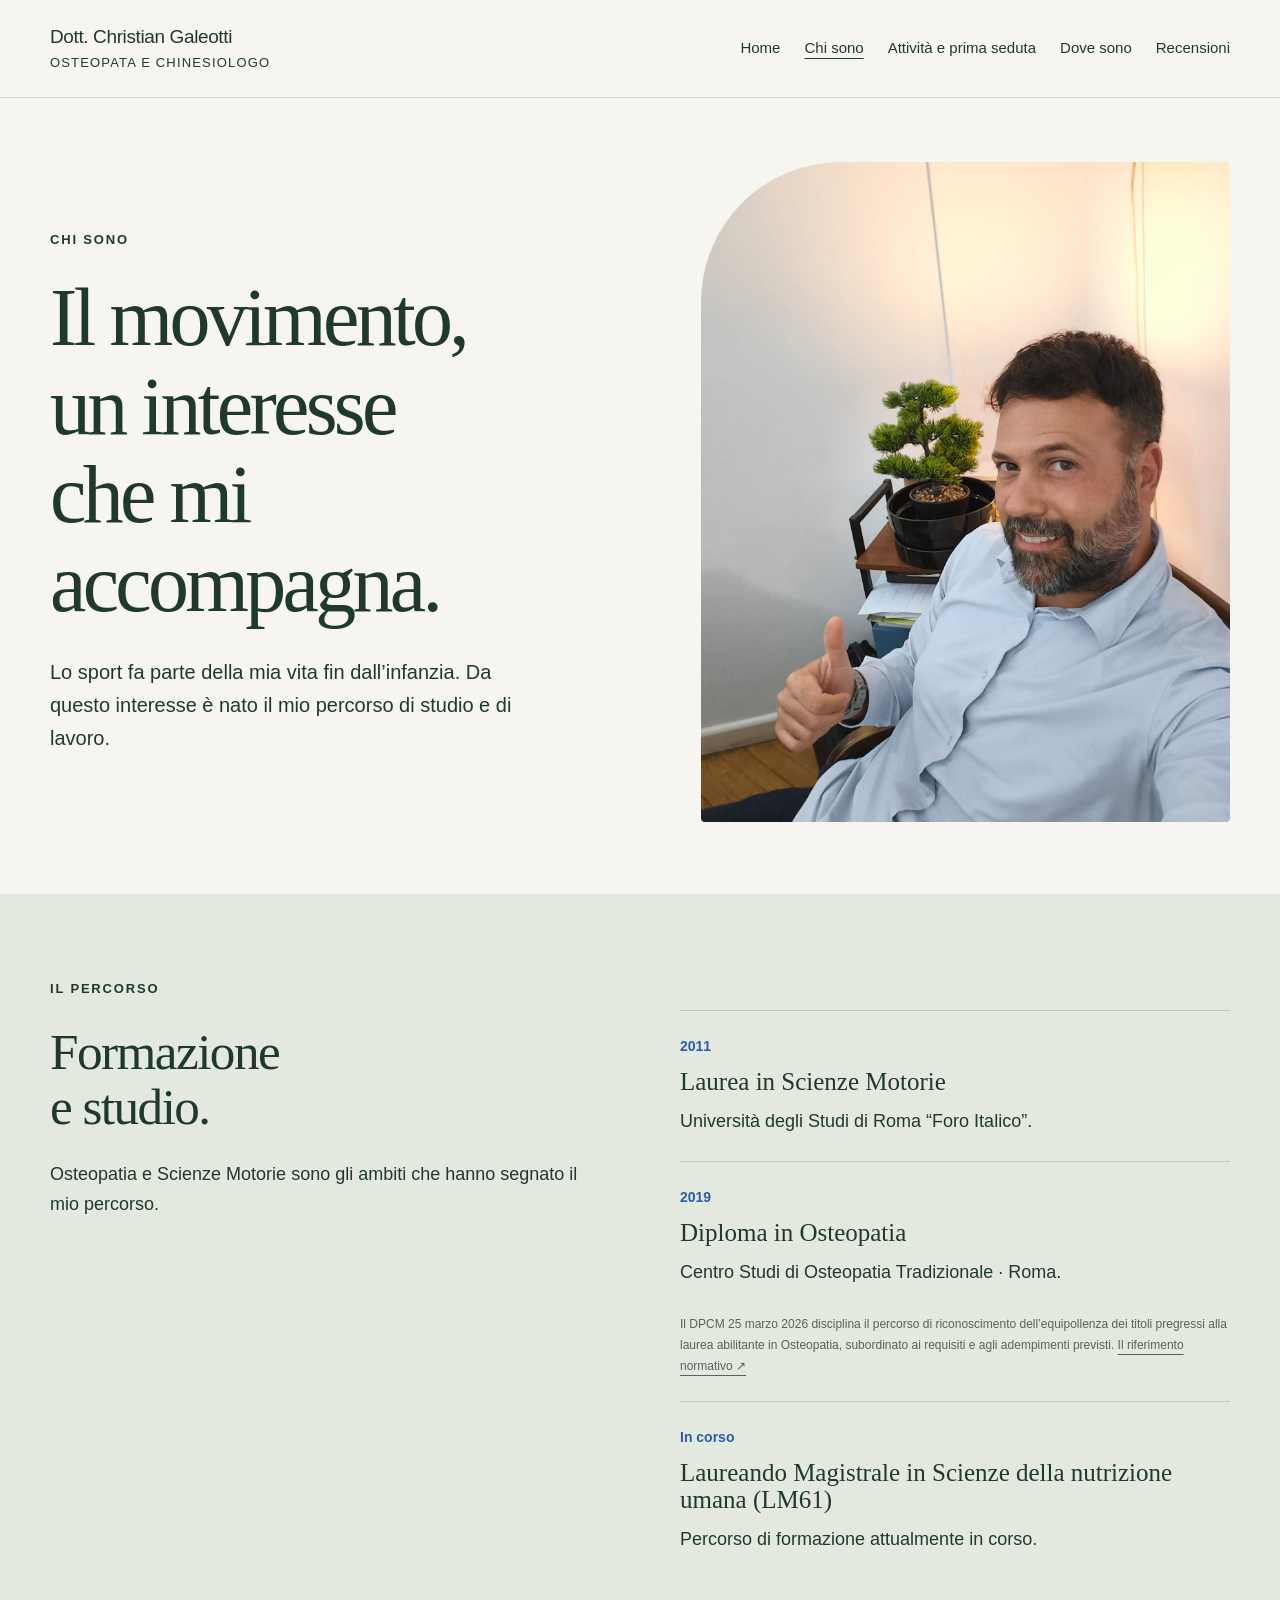
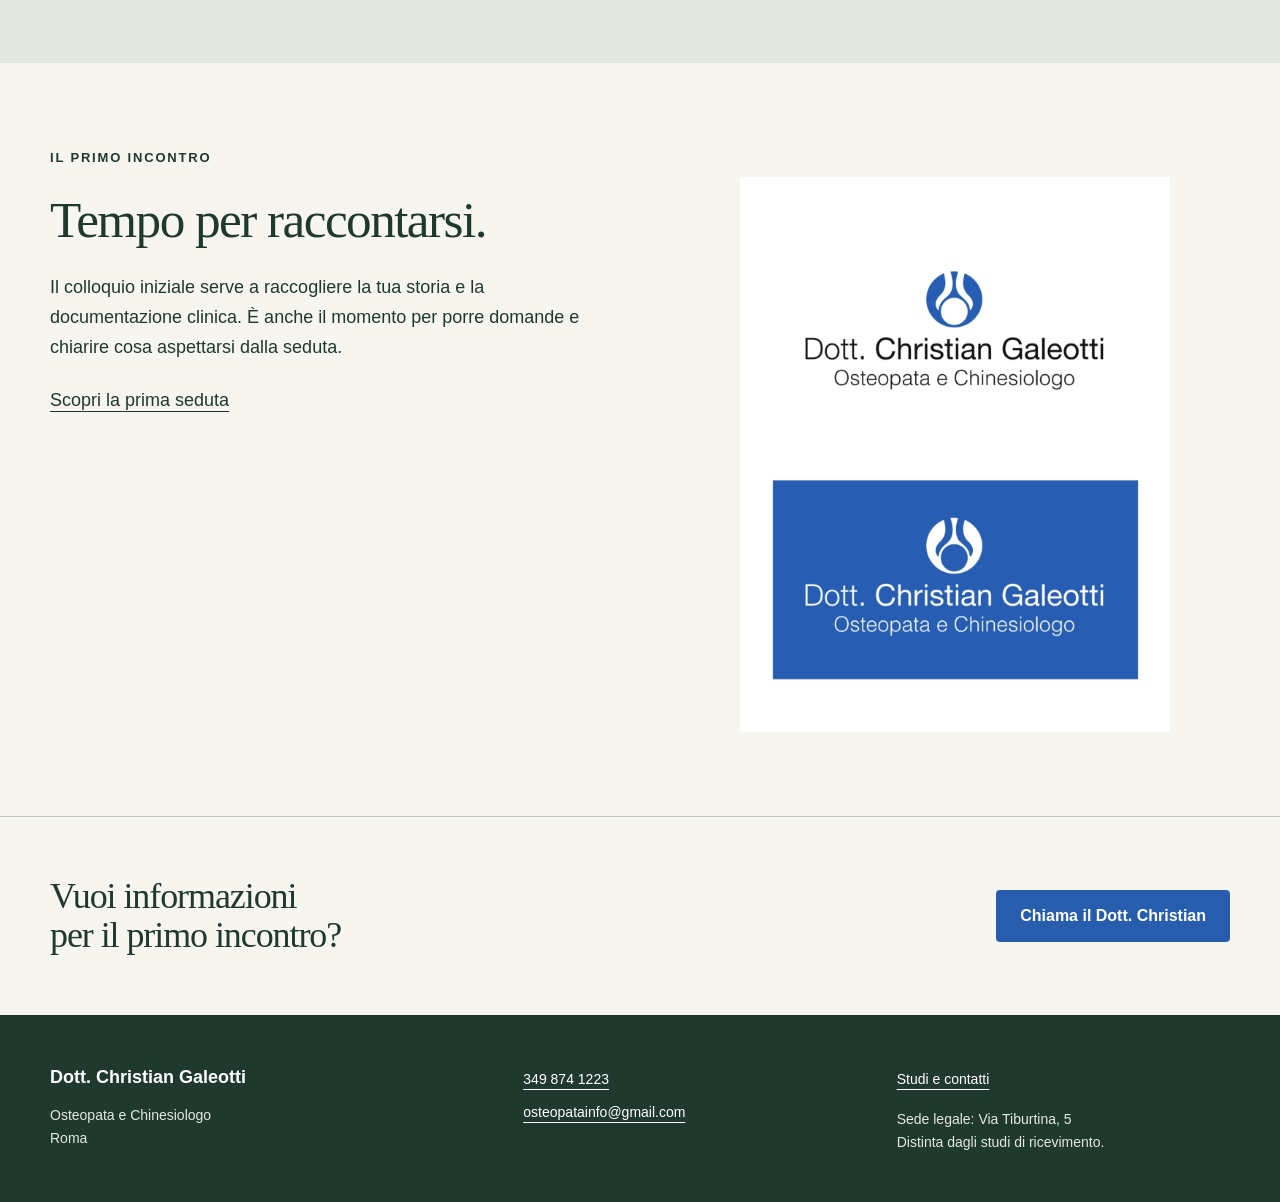
<file: chi-sono.html>
<!doctype html><html lang="it"><head><meta charset="utf-8"><meta name="viewport" content="width=device-width,initial-scale=1"><meta name="robots" content="index,follow"><title>Chi sono | Dott. Christian Galeotti</title><meta name="description" content="Il percorso del Dott. Christian Galeotti tra Scienze Motorie e Osteopatia."><link rel="stylesheet" href="assets/style.css"><link rel="icon" href="assets/favicon.svg" type="image/svg+xml"><link rel="stylesheet" href="assets/updates.css"><link rel="canonical" href="https://romaosteopata.com/chi-sono.html"></head><body><a class="skip" href="#contenuto">Vai al contenuto</a><header><div class="wrap"><a class="brand" href="index.html">Dott. Christian Galeotti<small>OSTEOPATA E CHINESIOLOGO</small></a><nav aria-label="Navigazione principale"><a href="index.html">Home</a><a href="chi-sono.html" aria-current="page">Chi sono</a><a href="prima-seduta.html">Attività e prima seduta</a><a href="contatti.html">Dove sono</a><a href="recensioni.html">Recensioni</a></nav></div></header><main id="contenuto"><section class="wrap hero"><div><p class="eyebrow">Chi sono</p><h1>Il movimento,<br>un interesse<br>che mi accompagna.</h1><p class="lead">Lo sport fa parte della mia vita fin dall’infanzia. Da questo interesse è nato il mio percorso di studio e di lavoro.</p></div><img class="portrait" src="assets/ritratto-informale.jpg" width="1536" height="2048" alt="Dott. Christian Galeotti sorridente, in un ritratto informale"></section><section class="band"><div class="wrap section split"><div><p class="eyebrow">Il percorso</p><h2>Formazione<br>e studio.</h2><p style="margin-top:24px">Osteopatia e Scienze Motorie sono gli ambiti che hanno segnato il mio percorso.</p></div><div class="timeline"><article><p class="year">2011</p><h3>Laurea in Scienze Motorie</h3><p>Università degli Studi di Roma “Foro Italico”.</p></article><article><p class="year">2019</p><h3>Diploma in Osteopatia</h3><p>Centro Studi di Osteopatia Tradizionale · Roma.</p><p class="qualification-note">Il DPCM 25 marzo 2026 disciplina il percorso di riconoscimento dell’equipollenza dei titoli pregressi alla laurea abilitante in Osteopatia, subordinato ai requisiti e agli adempimenti previsti. <a href="https://www.gazzettaufficiale.it/eli/id/2026/05/22/26A02545/SG" target="_blank" rel="noopener noreferrer">Il riferimento normativo ↗</a></p></article><article><p class="year">In corso</p><h3>Laureando Magistrale in Scienze della nutrizione umana (LM61)</h3><p>Percorso di formazione attualmente in corso.</p></article></div></div></section><section class="wrap section split"><div><p class="eyebrow">Il primo incontro</p><h2>Tempo per raccontarsi.</h2><p>Il colloquio iniziale serve a raccogliere la tua storia e la documentazione clinica. È anche il momento per porre domande e chiarire cosa aspettarsi dalla seduta.</p><a class="textlink" href="prima-seduta.html">Scopri la prima seduta</a></div><img class="logo-sheet" src="assets/logo-originale.jpg" loading="lazy" alt="Marchio fornito: Dott. Christian Galeotti, Osteopata e Chinesiologo, nelle versioni blu e bianca"></section><section class="closing"><div class="wrap"><h2>Vuoi informazioni<br>per il primo incontro?</h2><a class="button" href="tel:+393498741223">Chiama il Dott. Christian</a></div></section></main><footer><div class="wrap"><div><strong>Dott. Christian Galeotti</strong><p>Osteopata e Chinesiologo<br>Roma</p></div><div><a href="tel:+393498741223">349 874 1223</a><br><a class="email" href="mailto:osteopatainfo@gmail.com">osteopatainfo@gmail.com</a></div><div><a href="contatti.html">Studi e contatti</a><p>Sede legale: Via Tiburtina, 5<br>Distinta dagli studi di ricevimento.</p></div></div></footer></body></html>
</file>
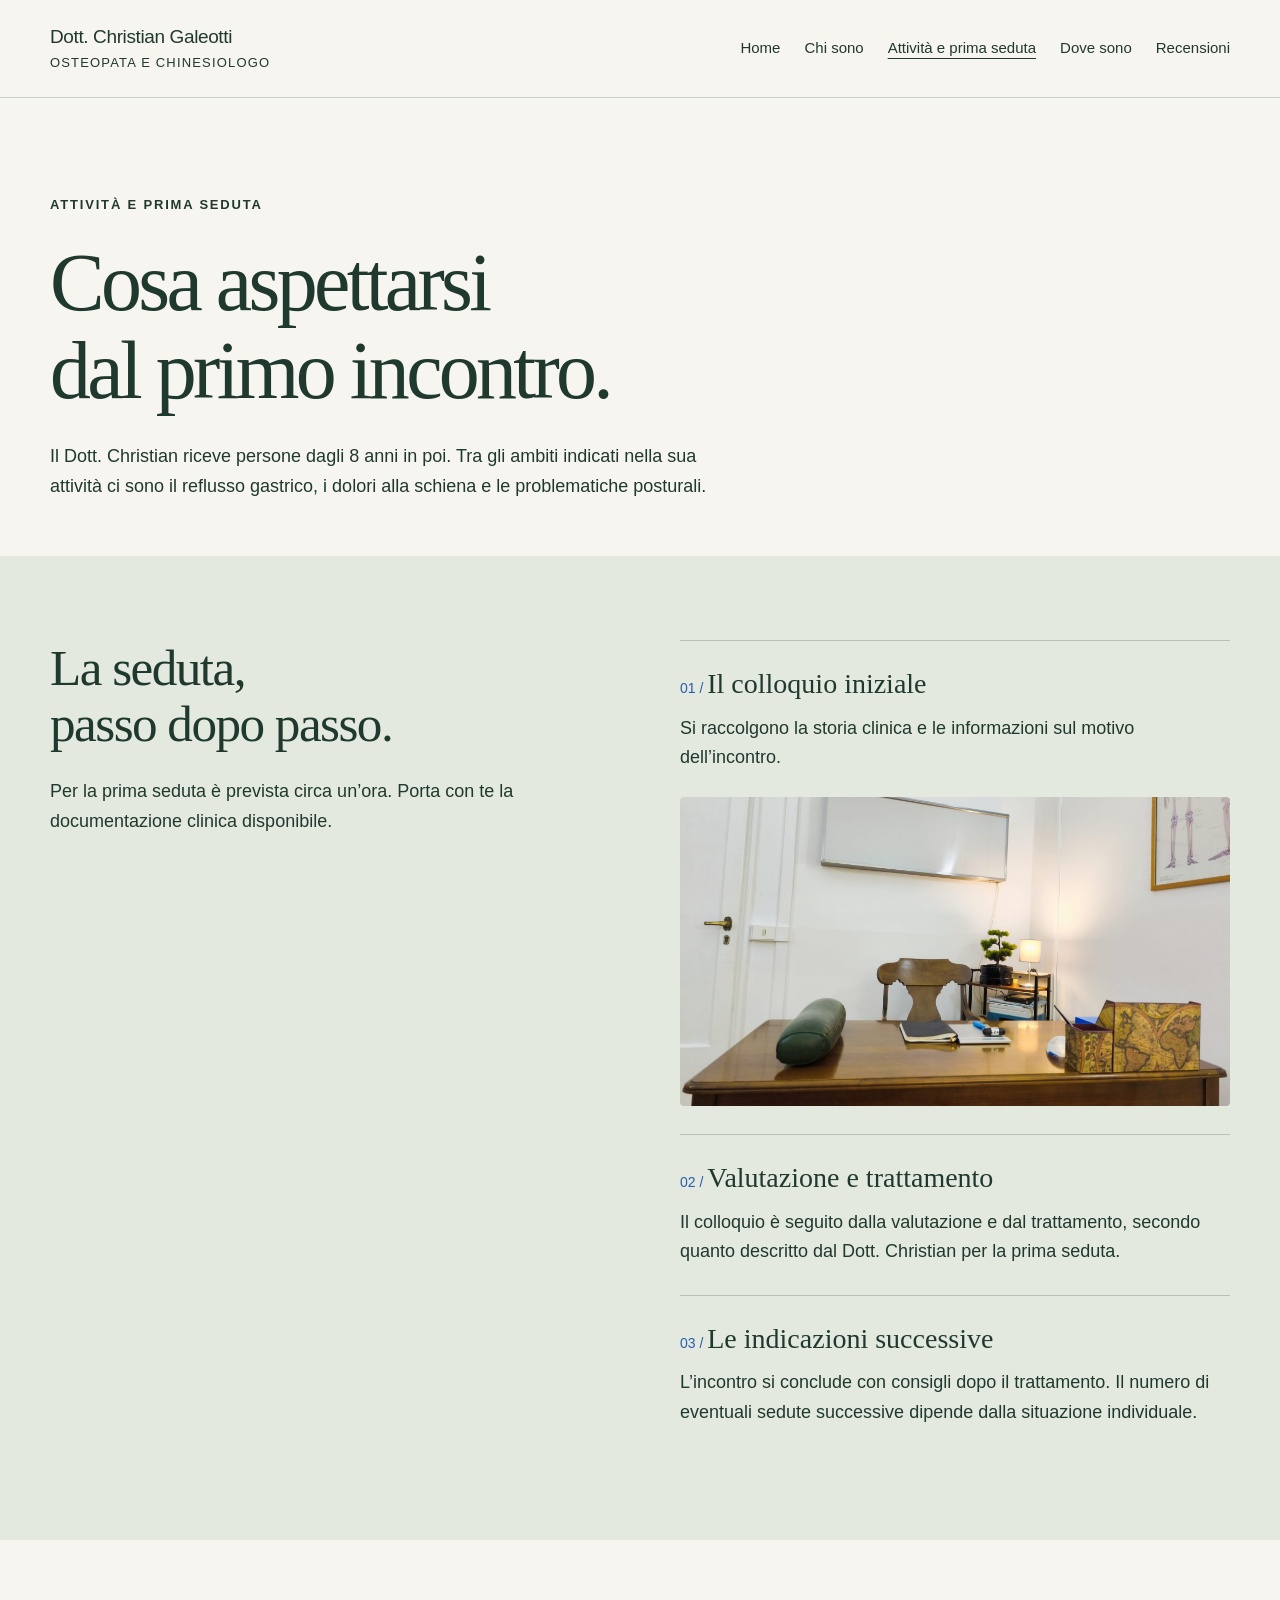
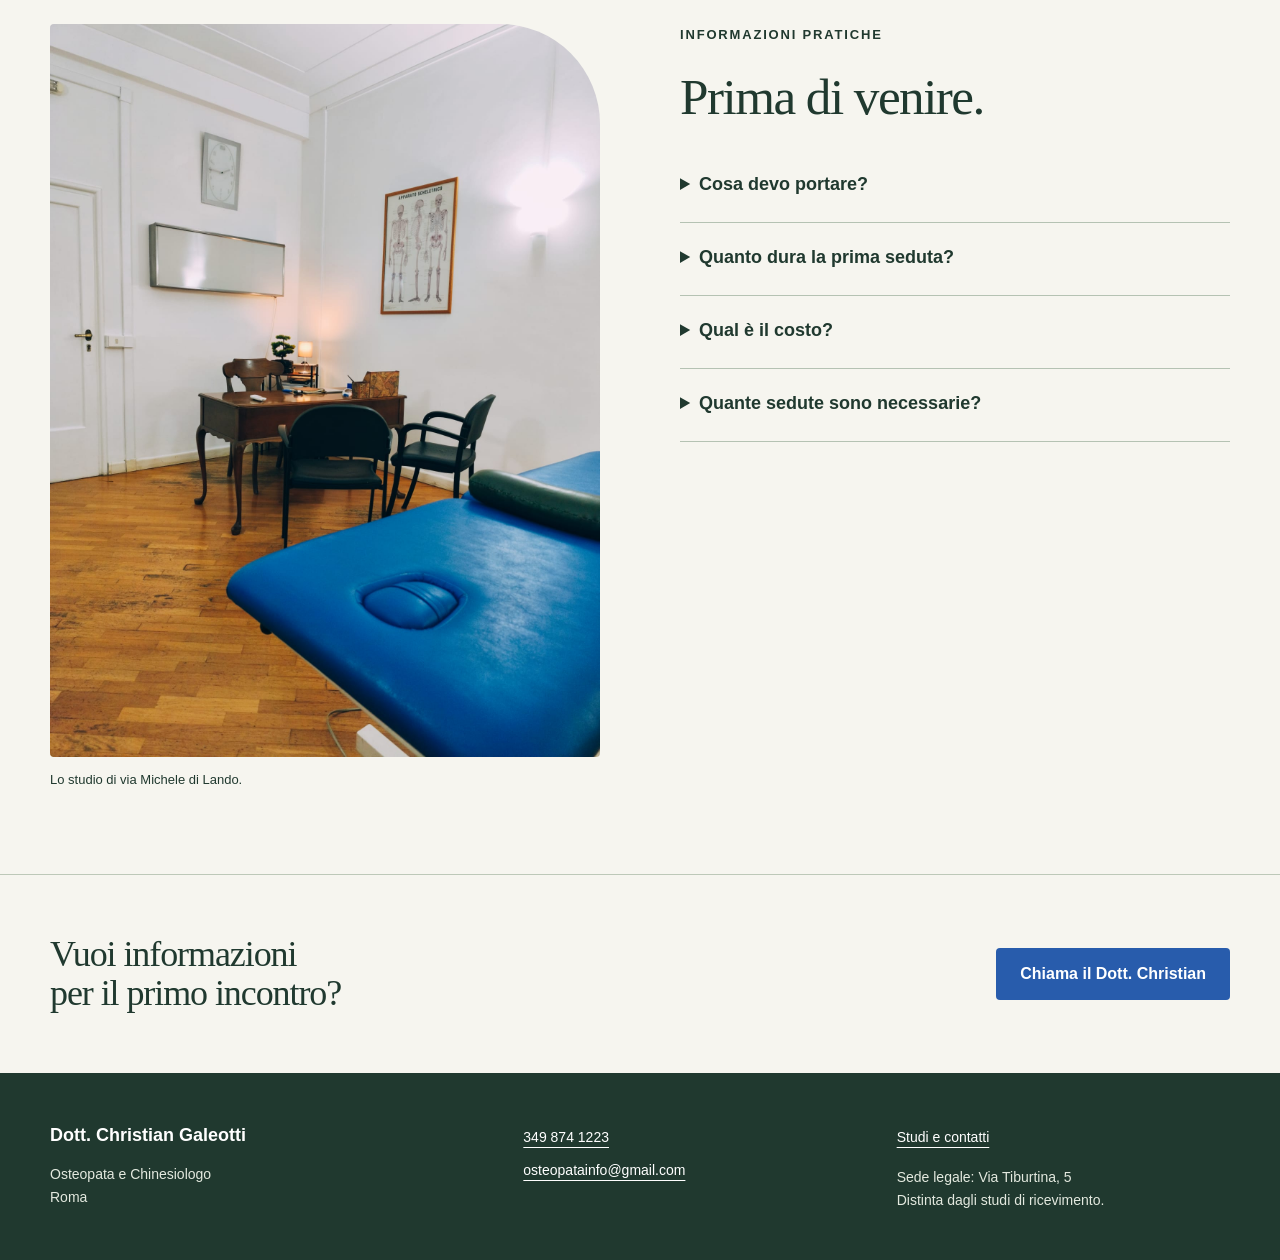
<file: prima-seduta.html>
<!doctype html><html lang="it"><head><meta charset="utf-8"><meta name="viewport" content="width=device-width,initial-scale=1"><meta name="robots" content="index,follow"><title>Attività e prima seduta | Dott. Christian Galeotti</title><meta name="description" content="Come si svolge la prima seduta con il Dott. Christian Galeotti, cosa portare e informazioni pratiche."><link rel="stylesheet" href="assets/style.css"><link rel="icon" href="assets/favicon.svg" type="image/svg+xml"><link rel="stylesheet" href="assets/updates.css"><link rel="canonical" href="https://romaosteopata.com/prima-seduta.html"></head><body><a class="skip" href="#contenuto">Vai al contenuto</a><header><div class="wrap"><a class="brand" href="index.html">Dott. Christian Galeotti<small>OSTEOPATA E CHINESIOLOGO</small></a><nav aria-label="Navigazione principale"><a href="index.html">Home</a><a href="chi-sono.html">Chi sono</a><a href="prima-seduta.html" aria-current="page">Attività e prima seduta</a><a href="contatti.html">Dove sono</a><a href="recensioni.html">Recensioni</a></nav></div></header><main id="contenuto"><section class="wrap"><div class="page-head"><p class="eyebrow">Attività e prima seduta</p><h1>Cosa aspettarsi<br>dal primo incontro.</h1><p>Il Dott. Christian riceve persone dagli 8 anni in poi. Tra gli ambiti indicati nella sua attività ci sono il reflusso gastrico, i dolori alla schiena e le problematiche posturali.</p></div></section><section class="band"><div class="wrap section split"><div><h2>La seduta,<br>passo dopo passo.</h2><p style="margin-top:24px">Per la prima seduta è prevista circa un’ora. Porta con te la documentazione clinica disponibile.</p></div><div class="steps"><article class="step"><h3>Il colloquio iniziale</h3><p>Si raccolgono la storia clinica e le informazioni sul motivo dell’incontro.</p><img class="conversation-photo" src="assets/studio-michele-di-lando-colloquio.jpg" width="2040" height="1530" loading="lazy" alt="Scrivania per il colloquio nello studio di via Michele di Lando"></article><article class="step"><h3>Valutazione e trattamento</h3><p>Il colloquio è seguito dalla valutazione e dal trattamento, secondo quanto descritto dal Dott. Christian per la prima seduta.</p></article><article class="step"><h3>Le indicazioni successive</h3><p>L’incontro si conclude con consigli dopo il trattamento. Il numero di eventuali sedute successive dipende dalla situazione individuale.</p></article></div></div></section><section class="wrap section split"><div><figure class="studio-figure-inner"><img class="studio studio-vertical" src="assets/studio-michele-di-lando-verticale.jpg" width="1530" height="2040" loading="lazy" alt="Vista dello studio di via Michele di Lando dal lettino verso la scrivania"><figcaption>Lo studio di via Michele di Lando.</figcaption></figure></div><div><p class="eyebrow">Informazioni pratiche</p><h2>Prima di venire.</h2><details><summary>Cosa devo portare?</summary><p>La documentazione clinica disponibile.</p></details><details><summary>Quanto dura la prima seduta?</summary><p>Circa un’ora, secondo le indicazioni del Dott. Christian.</p></details><details><summary>Qual è il costo?</summary><p>Le tariffe sono comunicate su richiesta. Puoi chiamare il Dott. Christian per informazioni.</p></details><details><summary>Quante sedute sono necessarie?</summary><p>Non è previsto un numero uguale per tutti: dipende dalla problematica e dalla situazione individuale.</p></details></div></section><section class="closing"><div class="wrap"><h2>Vuoi informazioni<br>per il primo incontro?</h2><a class="button" href="tel:+393498741223">Chiama il Dott. Christian</a></div></section></main><footer><div class="wrap"><div><strong>Dott. Christian Galeotti</strong><p>Osteopata e Chinesiologo<br>Roma</p></div><div><a href="tel:+393498741223">349 874 1223</a><br><a class="email" href="mailto:osteopatainfo@gmail.com">osteopatainfo@gmail.com</a></div><div><a href="contatti.html">Studi e contatti</a><p>Sede legale: Via Tiburtina, 5<br>Distinta dagli studi di ricevimento.</p></div></div></footer></body></html>
</file>
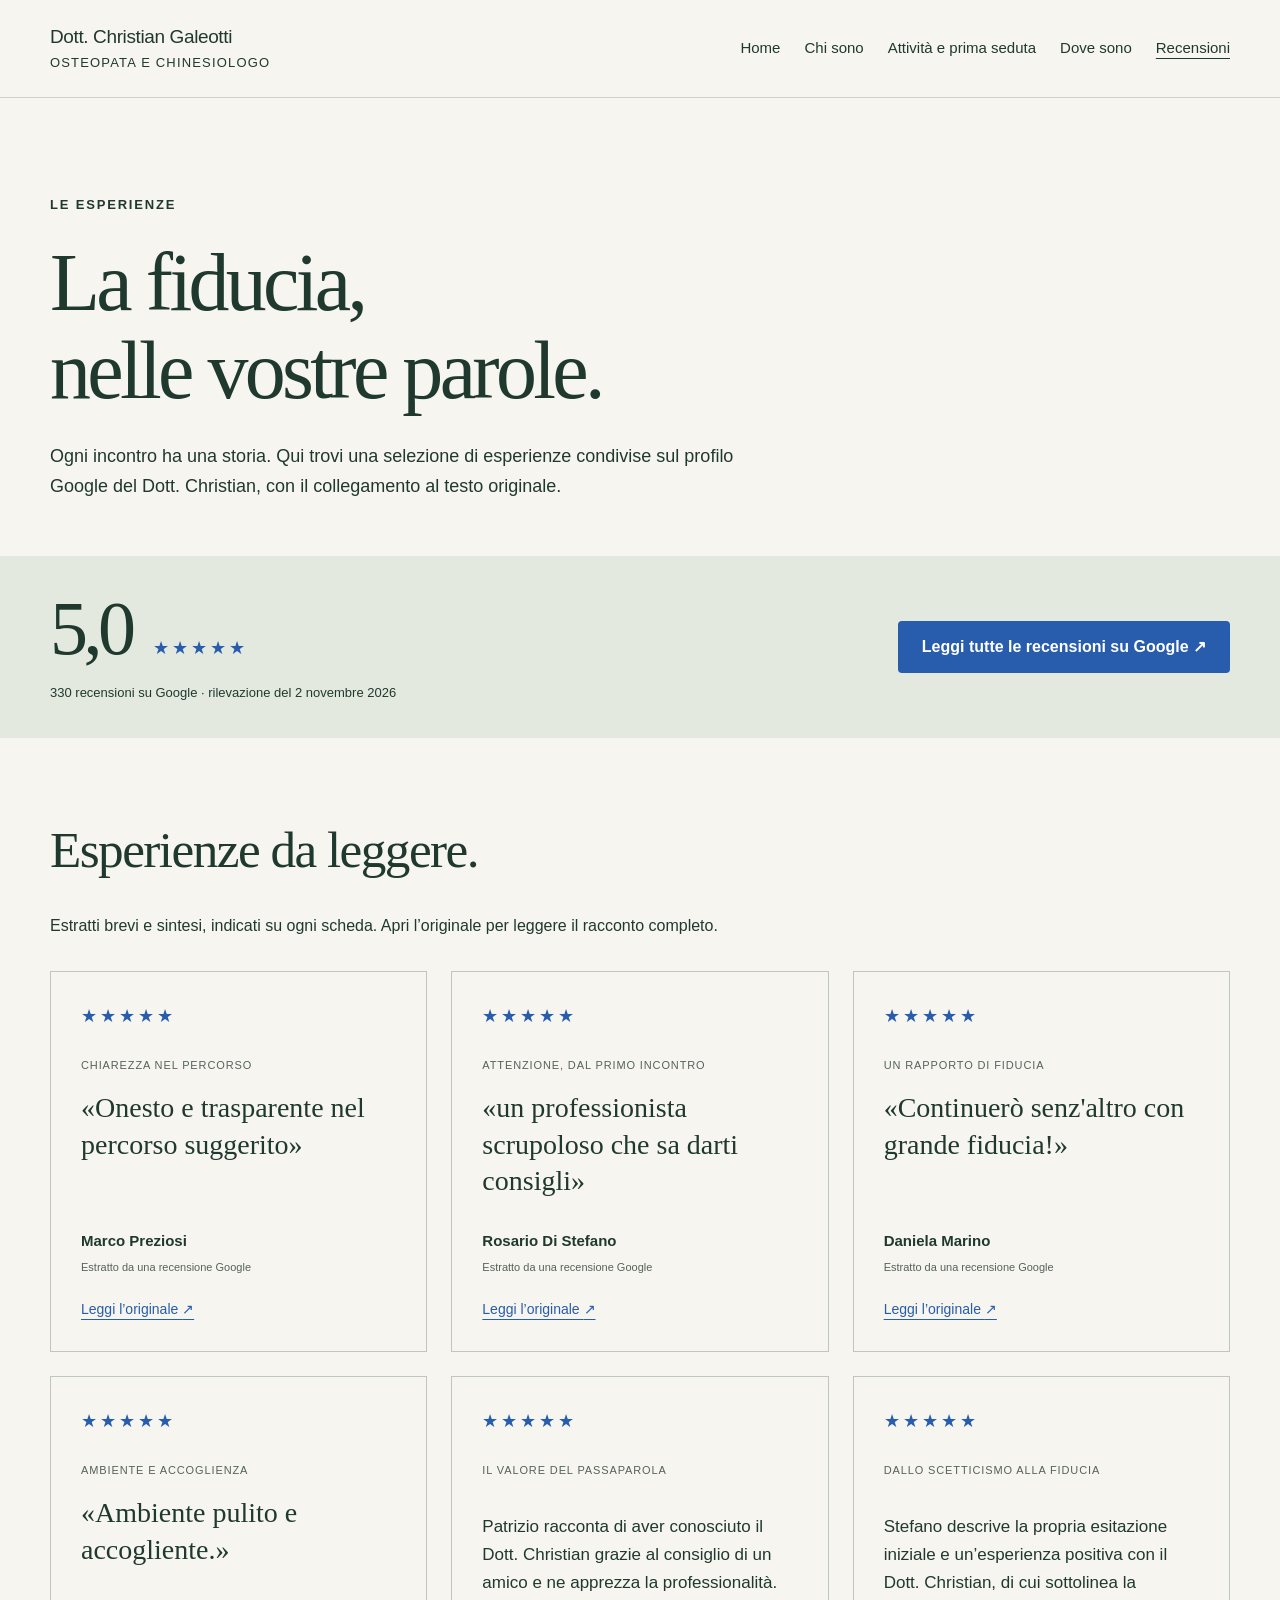
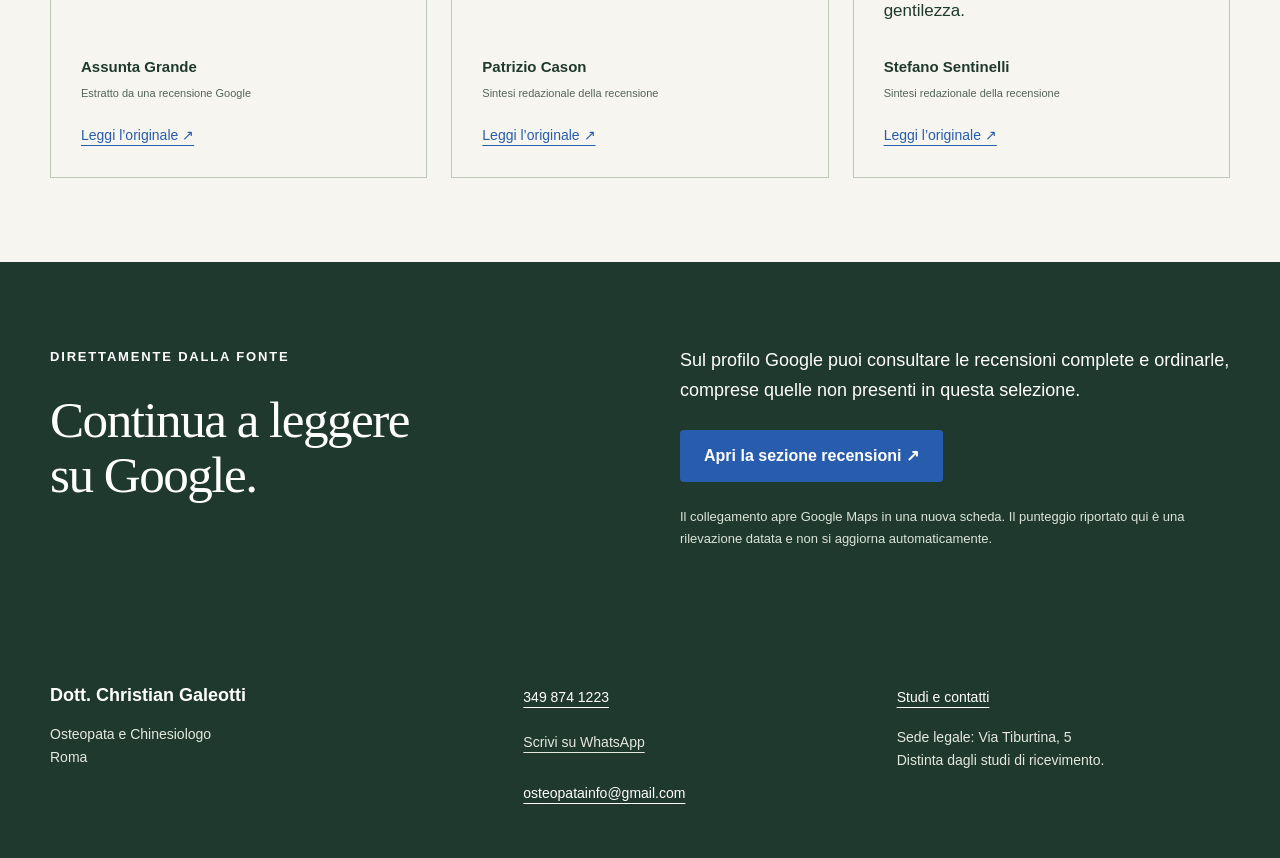
<file: recensioni.html>
<!doctype html><html lang="it"><head><meta charset="utf-8"><meta name="viewport" content="width=device-width,initial-scale=1"><meta name="robots" content="index,follow"><title>Recensioni | Dott. Christian Galeotti</title><meta name="description" content="Esperienze e recensioni del Dott. Christian Galeotti, con collegamenti ai testi originali su Google."><link rel="stylesheet" href="assets/style.css"><link rel="icon" href="assets/favicon.svg" type="image/svg+xml"><link rel="stylesheet" href="assets/updates.css"><link rel="canonical" href="https://romaosteopata.com/recensioni.html"></head><body><a class="skip" href="#contenuto">Vai al contenuto</a><header><div class="wrap"><a class="brand" href="index.html">Dott. Christian Galeotti<small>OSTEOPATA E CHINESIOLOGO</small></a><nav aria-label="Navigazione principale"><a href="index.html">Home</a><a href="chi-sono.html">Chi sono</a><a href="prima-seduta.html">Attività e prima seduta</a><a href="contatti.html">Dove sono</a><a href="recensioni.html" aria-current="page">Recensioni</a></nav></div></header><main id="contenuto"><section class="wrap"><div class="page-head"><p class="eyebrow">Le esperienze</p><h1>La fiducia,<br>nelle vostre parole.</h1><p>Ogni incontro ha una storia. Qui trovi una selezione di esperienze condivise sul profilo Google del Dott. Christian, con il collegamento al testo originale.</p></div></section><section class="band"><div class="wrap review-overview"><div><span class="rating-number">5,0</span><span class="review-stars" aria-label="5 stelle su 5">★★★★★</span><p>330 recensioni su Google · rilevazione del 2 novembre 2026</p></div><a class="button" href="https://www.google.com/maps/place/Dr.+Christian+Galeotti+-+Osteopata+e+Posturologo/data=!4m8!3m7!1s0x132f61b34d44e0bb:0x1e8d2f38564ec10b!8m2!3d41.8971446!4d12.5116737!9m1!1b1!16s%2Fg%2F11sg_9gkq2" target="_blank" rel="noopener noreferrer">Leggi tutte le recensioni su Google ↗</a></div></section><section class="wrap section"><div class="section-intro"><h2>Esperienze da leggere.</h2></div><p class="review-explainer">Estratti brevi e sintesi, indicati su ogni scheda. Apri l’originale per leggere il racconto completo.</p><div class="testimonials-grid"><figure class="review-card"><div class="review-stars" aria-label="5 stelle su 5">★★★★★</div><p class="review-theme">Chiarezza nel percorso</p><blockquote><p>«Onesto e trasparente nel percorso suggerito»</p></blockquote><figcaption><strong>Marco Preziosi</strong><span>Estratto da una recensione Google</span></figcaption><a class="text-link" href="https://maps.app.goo.gl/iaHm36yxwhHsTUs96" target="_blank" rel="noopener noreferrer" aria-label="Leggi la recensione completa di Marco Preziosi su Google (nuova scheda)">Leggi l’originale <span aria-hidden="true">↗</span></a></figure><figure class="review-card"><div class="review-stars" aria-label="5 stelle su 5">★★★★★</div><p class="review-theme">Attenzione, dal primo incontro</p><blockquote><p>«un professionista scrupoloso che sa darti consigli»</p></blockquote><figcaption><strong>Rosario Di Stefano</strong><span>Estratto da una recensione Google</span></figcaption><a class="text-link" href="https://maps.app.goo.gl/c3DwBb6cUKybe1qf9" target="_blank" rel="noopener noreferrer" aria-label="Leggi la recensione completa di Rosario Di Stefano su Google (nuova scheda)">Leggi l’originale <span aria-hidden="true">↗</span></a></figure><figure class="review-card"><div class="review-stars" aria-label="5 stelle su 5">★★★★★</div><p class="review-theme">Un rapporto di fiducia</p><blockquote><p>«Continuerò senz'altro con grande fiducia!»</p></blockquote><figcaption><strong>Daniela Marino</strong><span>Estratto da una recensione Google</span></figcaption><a class="text-link" href="https://maps.app.goo.gl/Xg4k3p3hdw1V3NjW7" target="_blank" rel="noopener noreferrer" aria-label="Leggi la recensione completa di Daniela Marino su Google (nuova scheda)">Leggi l’originale <span aria-hidden="true">↗</span></a></figure><figure class="review-card"><div class="review-stars" aria-label="5 stelle su 5">★★★★★</div><p class="review-theme">Ambiente e accoglienza</p><blockquote><p>«Ambiente pulito e accogliente.»</p></blockquote><figcaption><strong>Assunta Grande</strong><span>Estratto da una recensione Google</span></figcaption><a class="text-link" href="https://maps.app.goo.gl/bkAPxNq7YzmbPKE8A" target="_blank" rel="noopener noreferrer" aria-label="Leggi la recensione di Assunta Grande su Google (nuova scheda)">Leggi l’originale ↗</a></figure><figure class="review-card"><div class="review-stars" aria-label="5 stelle su 5">★★★★★</div><p class="review-theme">Il valore del passaparola</p><p class="review-summary-text">Patrizio racconta di aver conosciuto il Dott. Christian grazie al consiglio di un amico e ne apprezza la professionalità.</p><figcaption><strong>Patrizio Cason</strong><span>Sintesi redazionale della recensione</span></figcaption><a class="text-link" href="https://maps.app.goo.gl/BtRGaNuTDpGyeA1C7" target="_blank" rel="noopener noreferrer" aria-label="Leggi la recensione di Patrizio Cason su Google (nuova scheda)">Leggi l’originale ↗</a></figure><figure class="review-card"><div class="review-stars" aria-label="5 stelle su 5">★★★★★</div><p class="review-theme">Dallo scetticismo alla fiducia</p><p class="review-summary-text">Stefano descrive la propria esitazione iniziale e un’esperienza positiva con il Dott. Christian, di cui sottolinea la gentilezza.</p><figcaption><strong>Stefano Sentinelli</strong><span>Sintesi redazionale della recensione</span></figcaption><a class="text-link" href="https://maps.app.goo.gl/iUXHts8csyT6iSgs9" target="_blank" rel="noopener noreferrer" aria-label="Leggi la recensione di Stefano Sentinelli su Google (nuova scheda)">Leggi l’originale ↗</a></figure></div></section><section class="google"><div class="wrap section split"><div><p class="eyebrow">Direttamente dalla fonte</p><h2>Continua a leggere<br>su Google.</h2></div><div><p>Sul profilo Google puoi consultare le recensioni complete e ordinarle, comprese quelle non presenti in questa selezione.</p><a class="button" href="https://www.google.com/maps/place/Dr.+Christian+Galeotti+-+Osteopata+e+Posturologo/data=!4m8!3m7!1s0x132f61b34d44e0bb:0x1e8d2f38564ec10b!8m2!3d41.8971446!4d12.5116737!9m1!1b1!16s%2Fg%2F11sg_9gkq2" target="_blank" rel="noopener noreferrer">Apri la sezione recensioni ↗</a><p class="source-note">Il collegamento apre Google Maps in una nuova scheda. Il punteggio riportato qui è una rilevazione datata e non si aggiorna automaticamente.</p></div></div></section></main><footer><div class="wrap"><div><strong>Dott. Christian Galeotti</strong><p>Osteopata e Chinesiologo<br>Roma</p></div><div><a href="tel:+393498741223">349 874 1223</a><br><p style="margin-bottom:18px"><a href="https://wa.me/393498741223">Scrivi su WhatsApp</a></p><a class="email" href="mailto:osteopatainfo@gmail.com">osteopatainfo@gmail.com</a></div><div><a href="contatti.html">Studi e contatti</a><p>Sede legale: Via Tiburtina, 5<br>Distinta dagli studi di ricevimento.</p></div></div></footer></body></html>
</file>
<file: assets/style.css>
*{box-sizing:border-box}html{scroll-behavior:smooth}body{margin:0;background:#f6f5ef;color:#20392f;font:18px/1.65 Arial,sans-serif}a{color:inherit;text-underline-offset:5px}a:hover{color:#285cac}a:focus-visible,summary:focus-visible{outline:3px solid #285cac;outline-offset:5px}img{display:block;width:100%;height:auto}h1,h2,h3,p{margin:0}h1,h2,h3{font-family:Georgia,serif;font-weight:400;line-height:1.08}h1{font-size:clamp(42px,6.4vw,84px);letter-spacing:-.045em}h2{font-size:clamp(34px,4vw,52px);letter-spacing:-.03em}h3{font-size:28px}p+p{margin-top:18px}.wrap{max-width:1276px;padding:0 48px;margin:auto}.skip{position:absolute;left:12px;top:-80px;background:white;padding:12px;z-index:4}.skip:focus{top:8px}.notice{background:#20392f;color:#fff;text-align:center;font-size:14px;padding:7px 20px}header{border-bottom:1px solid #cbd2c8}header .wrap{display:flex;align-items:center;justify-content:space-between;gap:28px;padding-top:25px;padding-bottom:25px}.brand{text-decoration:none;font-size:19px;line-height:1.3;letter-spacing:-.02em}.brand small{display:block;font-size:13px;letter-spacing:.09em;margin-top:5px}nav{display:flex;align-items:center;gap:24px;font-size:15px}nav a{text-decoration:none;padding:8px 0}nav a[aria-current]{text-decoration:underline}.button{display:inline-flex;justify-content:center;align-items:center;min-height:48px;padding:13px 24px;border-radius:4px;background:#285cac;color:#fff;text-decoration:none;font-size:16px;font-weight:600}.button:hover{background:#1f498a;color:white}.eyebrow{text-transform:uppercase;letter-spacing:.14em;font-size:13px;font-weight:600;margin-bottom:24px}.hero{display:grid;grid-template-columns:1.1fr 1fr;gap:70px;align-items:center;padding-top:64px;padding-bottom:72px}.hero p.lead{font-size:20px;max-width:490px;margin-top:28px}.actions{display:flex;align-items:center;gap:24px;flex-wrap:wrap;margin-top:30px}.actions>a:not(.button){font-size:16px}.portrait{aspect-ratio:4/5;object-fit:cover;object-position:50% 45%;border-radius:140px 4px 4px 4px}.caption{font-size:13px;margin-top:12px}.band{background:#e3e9df}.section{padding-top:84px;padding-bottom:84px}.split{display:grid;grid-template-columns:1fr 1fr;gap:80px;align-items:start}.split p{max-width:560px}.split h2{margin-bottom:26px}.studio{aspect-ratio:4/3;object-fit:cover;border-radius:4px}.section-intro{display:flex;justify-content:space-between;align-items:end;gap:30px;margin-bottom:36px}.cards{display:grid;grid-template-columns:1fr 1fr;gap:24px}.card{padding:32px;border:1px solid #b5c2b3;border-radius:4px}.card h3{margin:12px 0 18px}.card .eyebrow{margin:0}.textlink{display:inline-block;margin-top:24px}.google{background:#20392f;color:#fff}.google a:hover{color:#dce7f9}.page-head{max-width:850px;padding-top:70px;padding-bottom:55px}.page-head p{margin-top:26px;max-width:700px}.timeline{margin-top:32px}.timeline article{padding:24px 0;border-top:1px solid #bbc8bb}.timeline h3{font-size:25px;margin-bottom:12px}.year{color:#285cac;font-size:14px;font-weight:bold;margin-bottom:10px}.logo-sheet{max-width:430px;margin:30px auto 0}.steps{counter-reset:step}.step{padding:28px 0;border-top:1px solid #b5c2b3}.step h3{margin-bottom:14px}.step h3:before{counter-increment:step;content:'0' counter(step) ' / ';font:14px Arial,sans-serif;color:#285cac}details{border-bottom:1px solid #b5c2b3;padding:20px 0}summary{cursor:pointer;font-weight:600;min-height:32px}details p{margin-top:16px}.contact-big{font-family:Georgia,serif;font-size:clamp(30px,5vw,60px);letter-spacing:-.025em;overflow-wrap:anywhere}.email{overflow-wrap:anywhere}.closing{border-top:1px solid #bdc8b8;padding:60px 0}.closing .wrap{display:flex;justify-content:space-between;align-items:center;gap:30px}.closing h2{font-size:36px}footer{background:#20392f;color:white;padding:48px 0;font-size:14px}footer .wrap{display:grid;grid-template-columns:1.3fr 1fr 1fr;gap:40px}footer a{display:inline-block;padding:5px 0}footer strong{font-size:18px}footer p{margin-top:12px;color:#e3e9df}@media(max-width:900px){nav{gap:14px}header .wrap{align-items:start;flex-wrap:wrap}.hero{gap:35px}.split{gap:35px}}@media(max-width:760px){.wrap{padding-left:24px;padding-right:24px}header .wrap{gap:18px;padding-top:20px;padding-bottom:20px}nav{gap:8px 20px;flex-wrap:wrap;font-size:14px}nav .button{padding:9px 16px}.hero{grid-template-columns:1fr;padding-top:40px;padding-bottom:44px;gap:36px}.portrait{max-height:540px;border-top-left-radius:100px}.hero p.lead{font-size:18px}.split,.cards{grid-template-columns:1fr;gap:32px}.section{padding-top:52px;padding-bottom:52px}.section-intro{display:block}.section-intro a{display:inline-block;margin-top:18px}.page-head{padding-top:45px;padding-bottom:40px}.closing .wrap{display:block}.closing .button{margin-top:24px}footer .wrap{grid-template-columns:1fr;gap:24px}}@media(prefers-reduced-motion:reduce){html{scroll-behavior:auto}}
</file>
<file: assets/updates.css>
/* Foto, recensioni e mappa degli studi */
.studio-figure-inner{margin:0}.studio-figure-inner figcaption{font-size:13px;margin-top:12px}.studio-vertical{aspect-ratio:3/4;object-position:center;border-top-right-radius:100px}.conversation-photo{margin-top:24px;aspect-ratio:16/9;object-fit:cover;object-position:center 80%;border-radius:4px}.review-overview{display:flex;align-items:center;justify-content:space-between;gap:32px;padding-top:34px;padding-bottom:34px}.rating-number{font:76px/1 Georgia,serif;letter-spacing:-.06em;margin-right:22px}.review-overview p{font-size:13px;margin-top:16px}.review-stars{color:#285cac;letter-spacing:3px}.testimonials-grid{display:grid;grid-template-columns:repeat(3,minmax(0,1fr));gap:24px}.review-explainer{margin-bottom:32px;font-size:16px;max-width:680px}.testimonials-grid .review-card{margin:0;border:1px solid #bdc8b8;padding:30px;display:flex;flex-direction:column;min-width:0}.review-theme{font-size:11px;text-transform:uppercase;letter-spacing:.08em;margin:24px 0 16px;color:#54635b}.review-card blockquote{font:28px/1.3 Georgia,serif;margin:0 0 30px;flex:1}.review-card figcaption strong{display:block;font-size:15px}.review-card figcaption span{display:block;font-size:11px;color:#54635b;margin-top:4px}.review-card .text-link{font-size:14px;margin-top:22px;align-self:start;color:#285cac}.review-summary-text{font-size:17px;line-height:1.65;flex:1;margin-bottom:30px}.source-note{font-size:13px;margin-top:24px!important;color:#dbe4d8}.google .button{margin-top:24px}.studios-map{margin:0 0 34px}.studios-map iframe{width:100%;height:480px;border:0;border-radius:6px;background:#e3e9df}.studios-map p{font-size:13px;margin-top:10px}.studios-map[hidden]{display:none}
@media(max-width:1000px){.testimonials-grid{grid-template-columns:repeat(2,minmax(0,1fr))}.header-inner nav{gap:20px}}
@media(max-width:760px){.review-overview{align-items:start;flex-direction:column;gap:24px}.testimonials-grid{grid-template-columns:1fr}.rating-number{font-size:64px}.testimonials-grid .review-card{padding:26px}.studios-map iframe{height:380px}.studio-vertical{max-height:520px}.review-card blockquote{font-size:29px}}

/* Formazione e contrasto — novembre 2026 */
.education-grid{grid-template-columns:repeat(3,minmax(0,1fr));align-items:stretch}.credentials.education-grid>div{flex-direction:column;align-items:flex-start;justify-content:flex-start;gap:16px;padding:0 28px;font-size:16px;line-height:1.45;min-width:0}.credentials.education-grid>div:first-child{padding-left:0}.education-grid small{display:block;font-size:13px;line-height:1.6;color:#54635b;margin-top:10px}.education-grid .ongoing{font-size:32px;line-height:1.4}.qualification-note{font-size:12px;line-height:1.75;color:#54635b;margin-top:26px;max-width:900px}.qualification-note a{color:inherit}.reviews-section .button-outline{color:#f8f7f1;background:transparent;border-color:#c5cfc1}.reviews-section .button-outline:hover,.reviews-section .button-outline:focus-visible{background:#f8f7f1;color:#233e35;border-color:#f8f7f1}.reviews-section .button-outline:focus-visible{outline-color:#f8f7f1}.reviews-section em,.reviews-section .review-stars{color:#dbe4d8}.reviews-summary>small{color:#dbe4d8}
@media(max-width:800px){.credentials.education-grid{grid-template-columns:1fr;padding-top:0}.credentials.education-grid>div,.credentials.education-grid>div:first-child{padding:24px 0;border-left:0;border-top:1px solid #c5cfc1;gap:10px;font-size:17px}.education-grid .credential-year{font-size:32px}.education-grid small{margin-top:6px}.qualification-note{margin-top:14px}}
</file>
